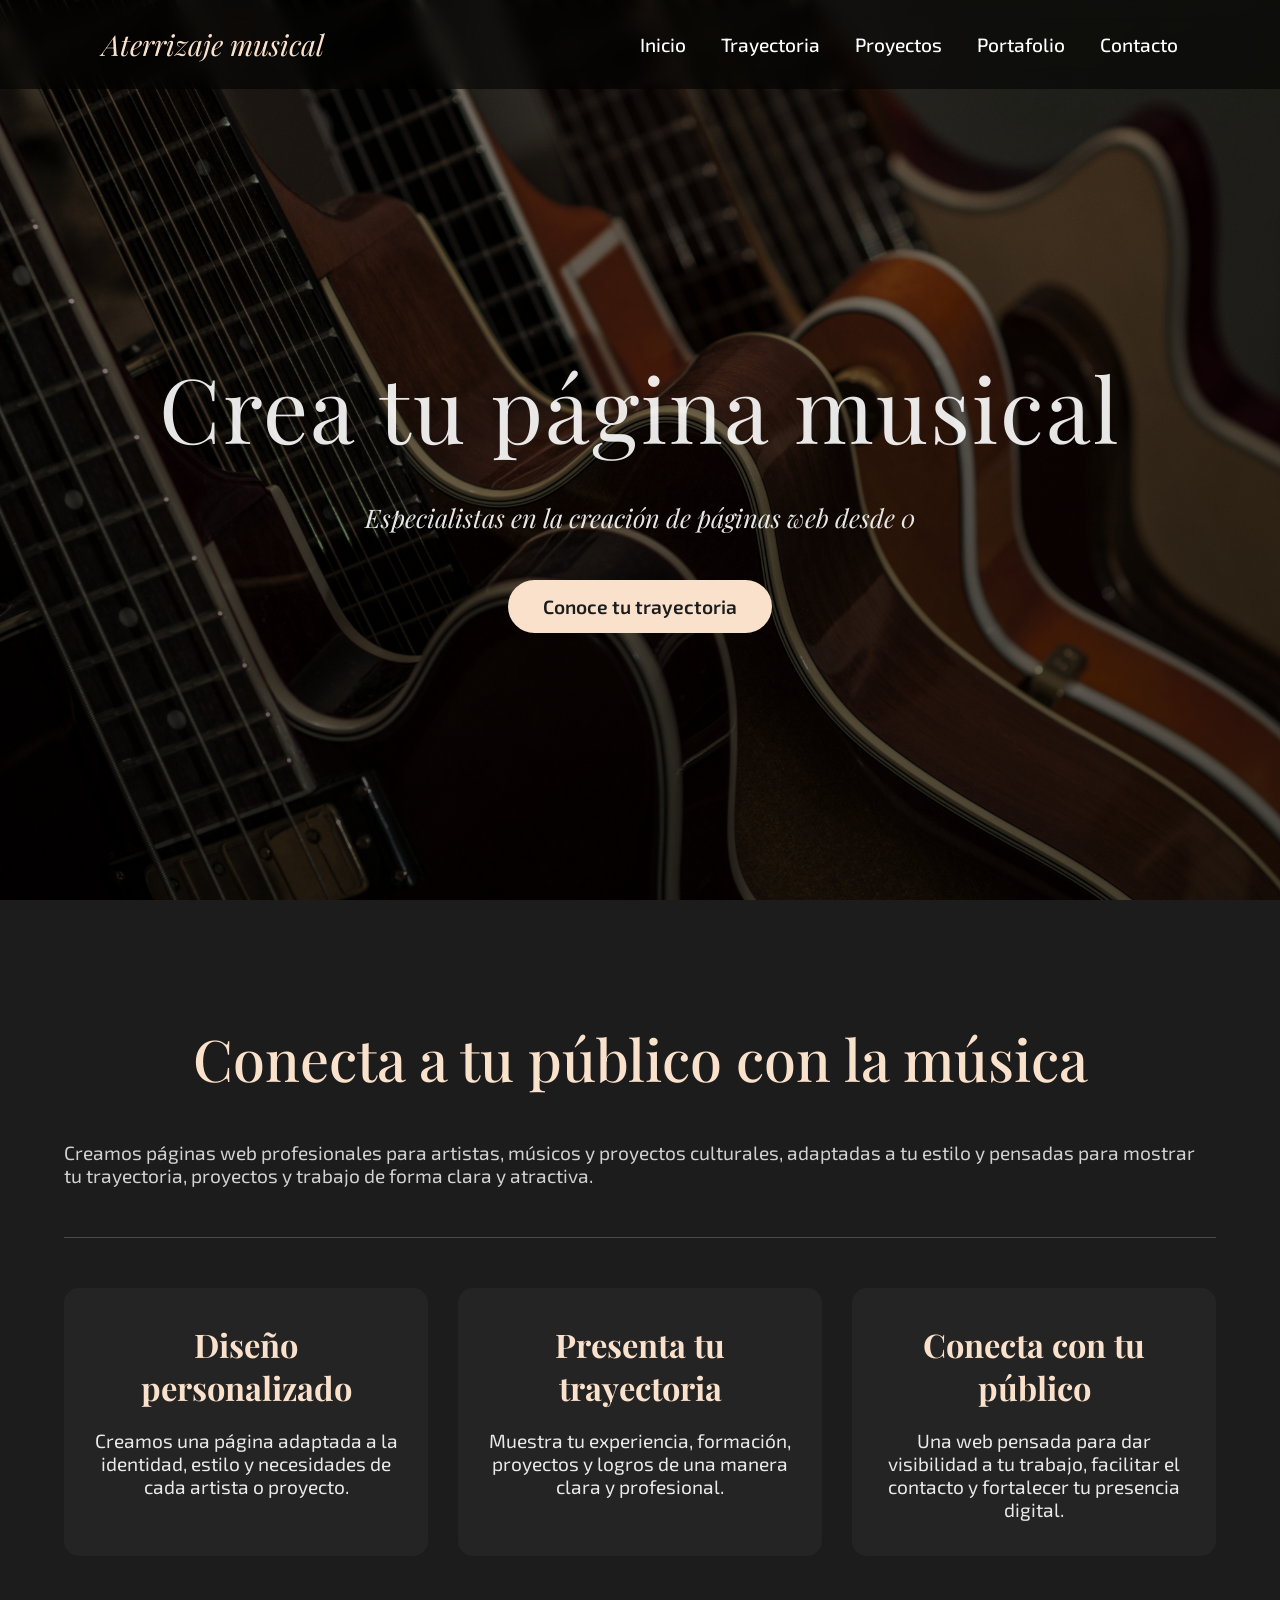
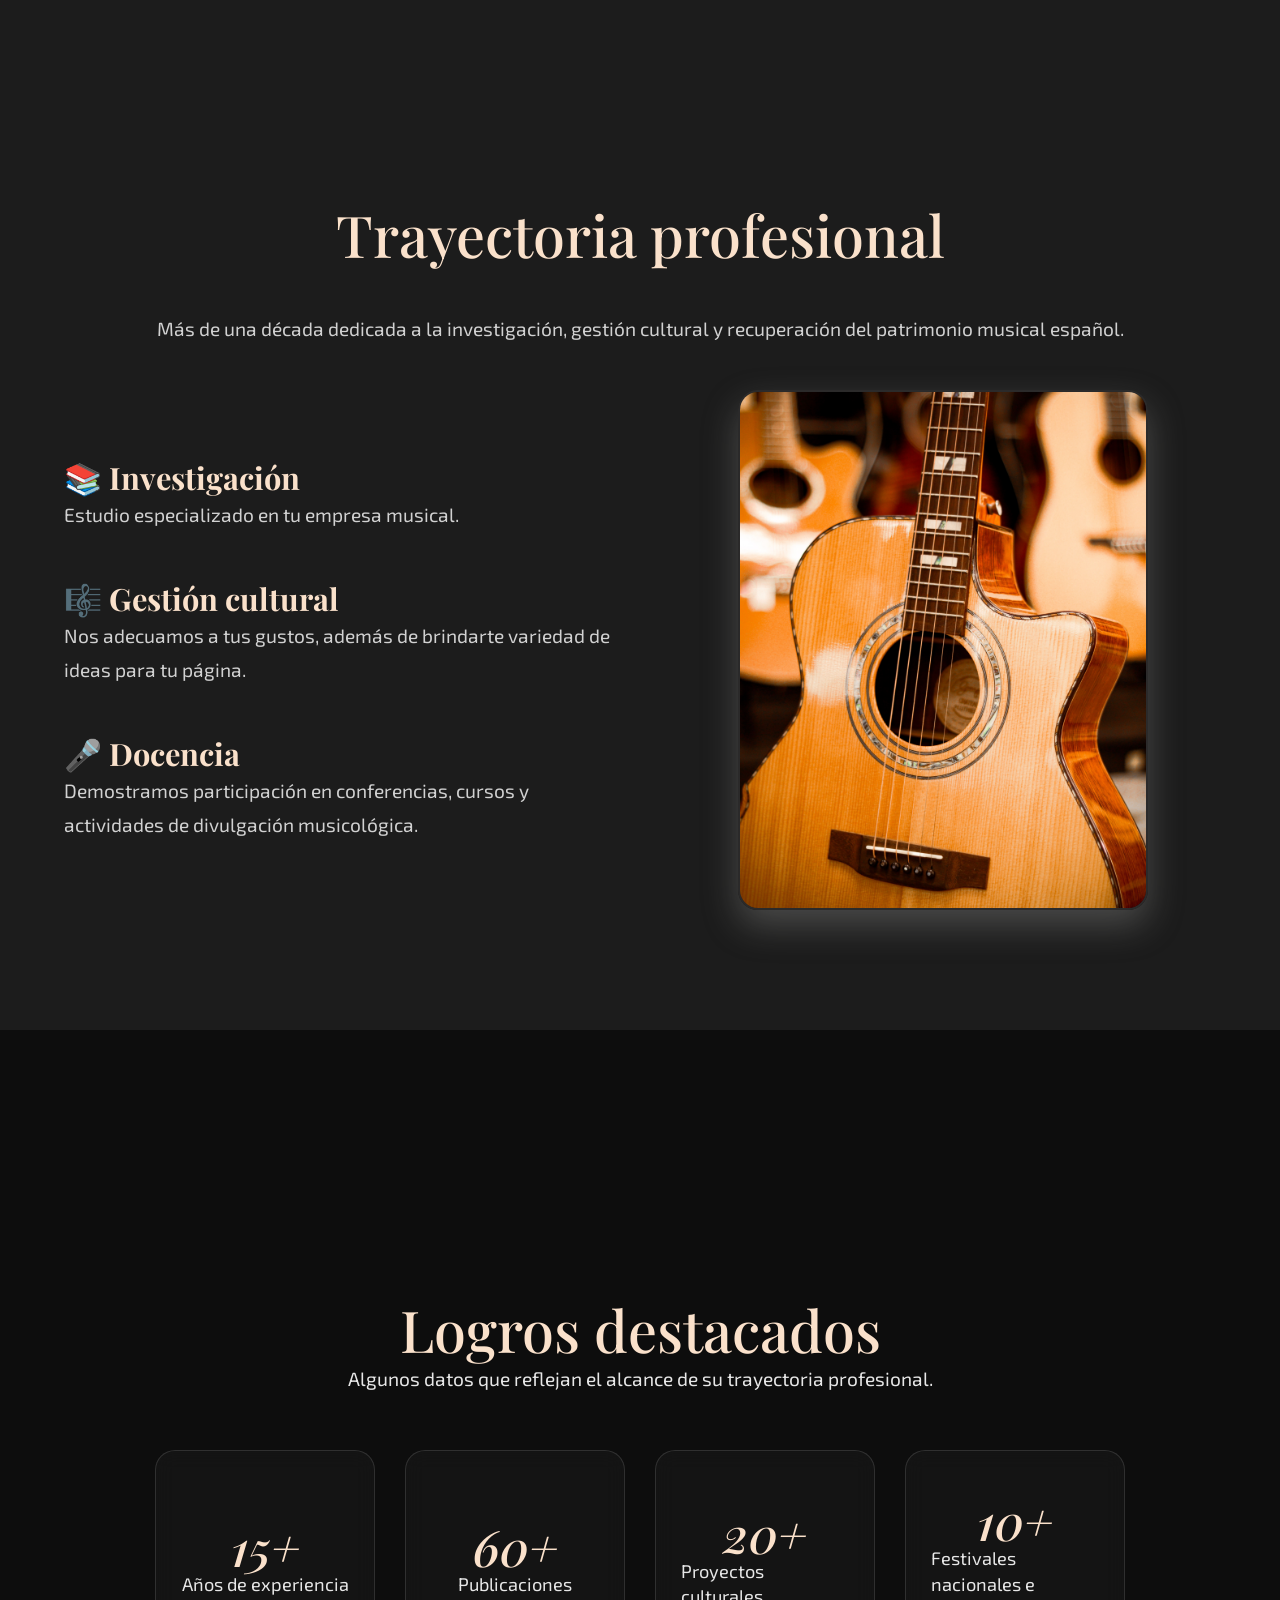
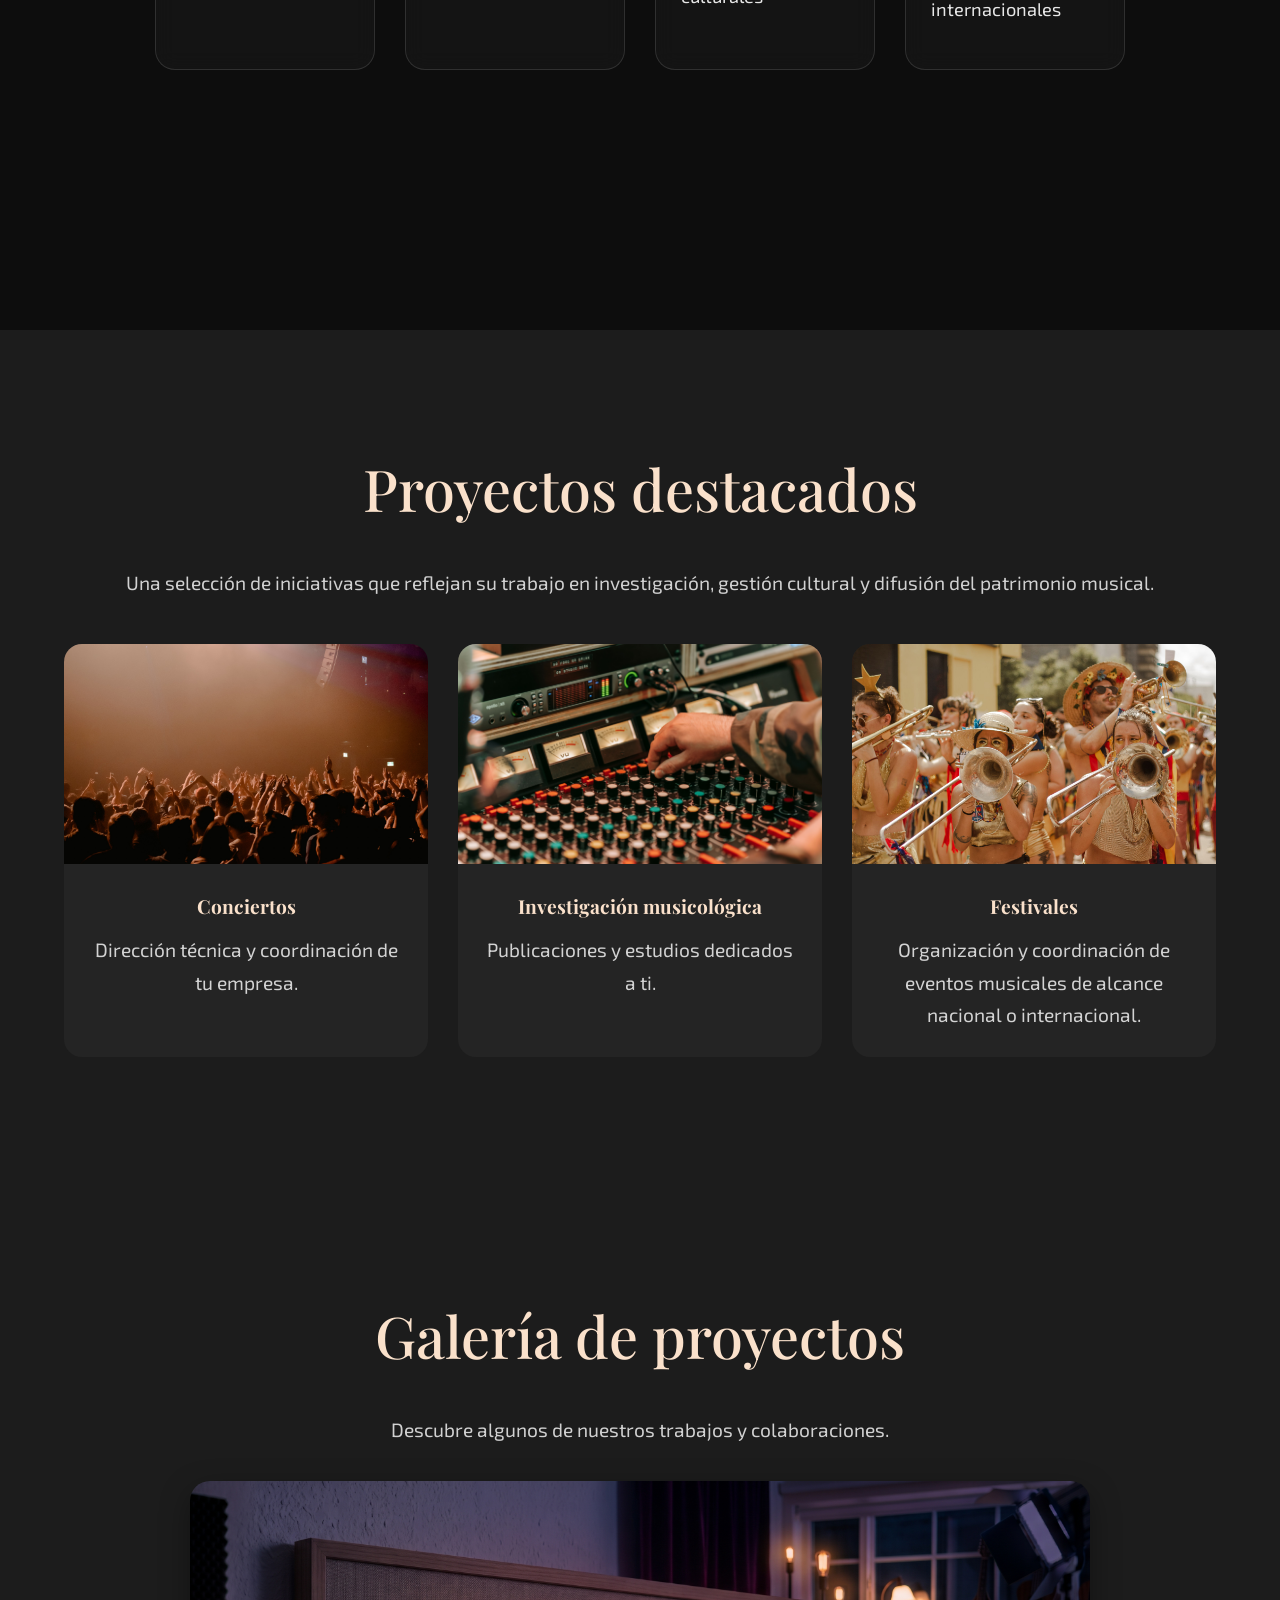
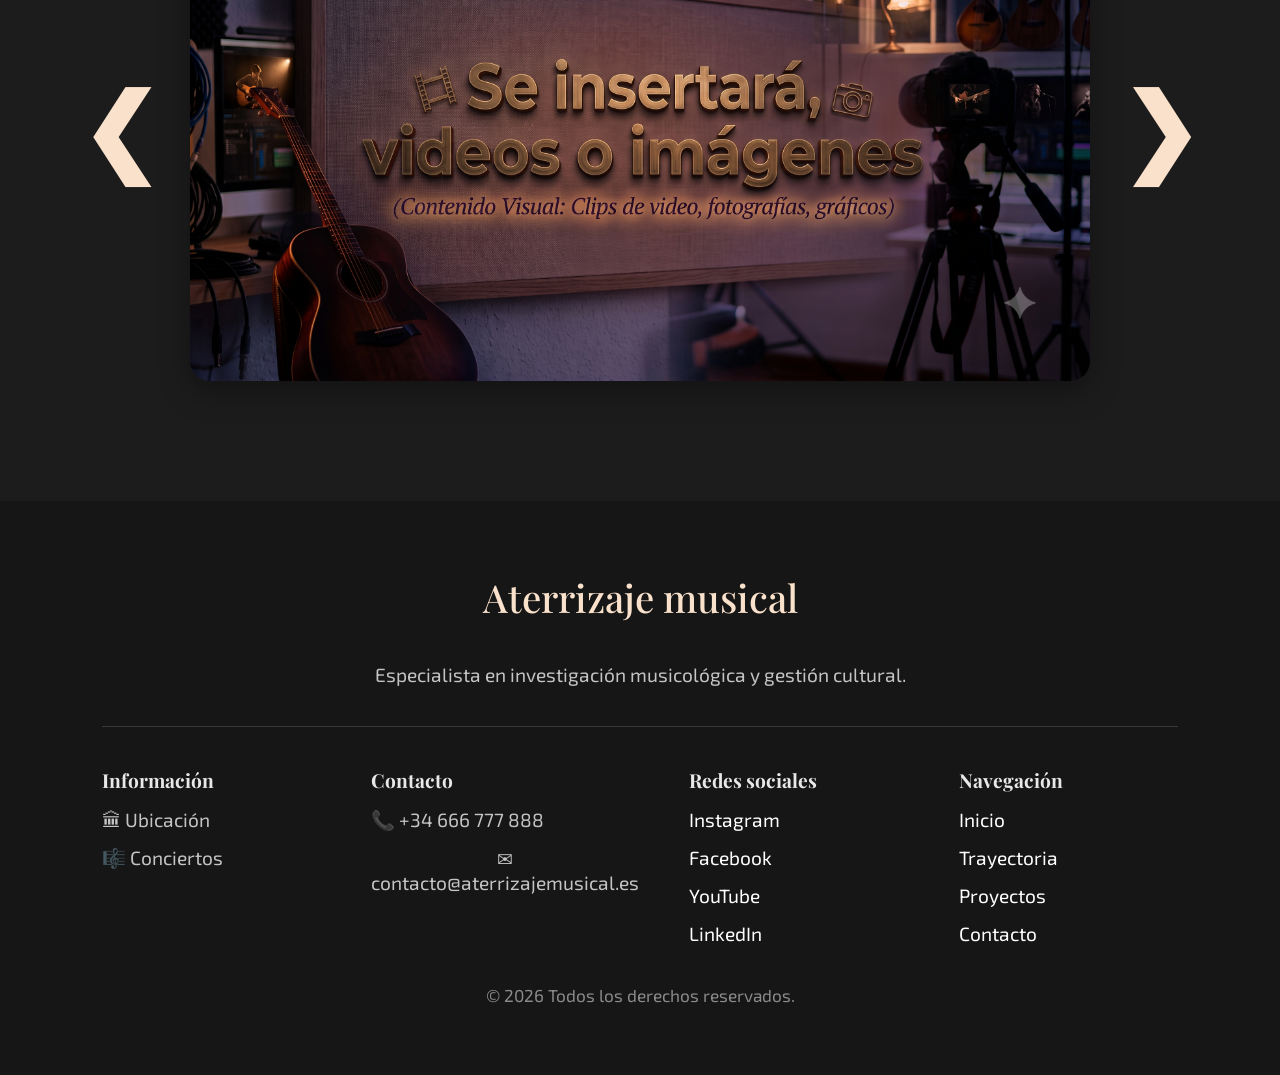
<file: index.html>
<!DOCTYPE html>
<html lang="es">

<head>
    <meta charset="UTF-8">
    <meta name="viewport" content="width=device-width, initial-scale=1.0">

    <title>Crea tu página musical</title>

    <link rel="stylesheet" href="style.css">

    <link rel="preconnect" href="https://fonts.googleapis.com">
    <link rel="preconnect" href="https://fonts.gstatic.com" crossorigin>

    <link href="https://fonts.googleapis.com/css2?family=Exo+2:ital,wght@0,100..900;1,100..900&family=Playfair+Display:ital,wght@0,400..900;1,400..900&display=swap" rel="stylesheet">
</head>

<body>

    <nav>

        <h2 class="logo">Aterrizaje musical</h2>

        <ul>
            <li><a href="#">Inicio</a></li>
            <li><a href="#trayectoria">Trayectoria</a></li>
            <li><a href="#proyectos">Proyectos</a></li>
            <li><a href="colaboraciones.html">Portafolio</a></li>
            <li><a href="#contacto">Contacto</a></li>
        </ul>

    </nav>


    <header>

        <hgroup>

            <h1>Crea tu página musical</h1>

            <h2>
                Especialistas en la creación de páginas web desde 0
            </h2>

        </hgroup>

        <a href="#trayectoria" class="btn">
            Conoce tu trayectoria
        </a>

    </header>

    <main>

        <section>

            <header>

                <h3>Conecta a tu público con la música</h3>

                <p>
                    Creamos páginas web profesionales para artistas, músicos y 
                    proyectos culturales, adaptadas a tu estilo y pensadas para mostrar
                    tu trayectoria, proyectos y trabajo de forma clara y atractiva.
                </p>

            </header>

            <hr>

            <div class="cards">

                <article class="card">

                    <h4>Diseño personalizado</h4>

                    <p>
                        Creamos una página adaptada a la identidad, 
                        estilo y necesidades de cada artista o proyecto.
                    </p>

                </article>


                <article class="card">

                    <h4>Presenta tu trayectoria</h4>

                    <p>
                        Muestra tu experiencia, formación, proyectos 
                        y logros de una manera clara y profesional.
                    </p>

                </article>


                <article class="card">

                    <h4>Conecta con tu público</h4>

                    <p>
                        Una web pensada para dar visibilidad a tu trabajo, 
                        facilitar el contacto y fortalecer tu presencia digital.
                    </p>

                </article>

            </div>

        </section>


        <section id="trayectoria" class="trayectoria">

            <header>

                <h3>Trayectoria profesional</h3>

                <p>
                    Más de una década dedicada a la investigación,
                    gestión cultural y recuperación del patrimonio musical español.
                </p>

            </header>


            <div class="trayectoria-contenido">

                <div class="trayectoria-texto">

                    <div class="item">

                        <h4>📚 Investigación</h4>

                        <p>
                            Estudio especializado en tu empresa musical.
                        </p>

                    </div>


                    <div class="item">

                        <h4>🎼 Gestión cultural</h4>

                        <p>
                            Nos adecuamos a tus gustos, además de brindarte
                            variedad de ideas para tu página.
                        </p>

                    </div>


                    <div class="item">

                        <h4>🎤 Docencia</h4>

                        <p>
                            Demostramos participación en conferencias, cursos
                            y actividades de divulgación musicológica.
                        </p>

                    </div>

                </div>


                <div class="trayectoria-imagen">

                    <img
                        src="img/guitarra.jpg"
                        alt="Andrés Zapico"
                    >

                </div>

            </div>

        </section>


        <section id="logros" class="logros">

            <video
                class="video-fondo"
                autoplay
                muted
                loop
                playsinline
            >
                <source src="img/Estrellas.mp4" type="video/mp4">
            </video>


            <div class="contenido-logros">

                <header>

                    <h3>Logros destacados</h3>

                    <p>
                        Algunos datos que reflejan el alcance de su trayectoria profesional.
                    </p>

                </header>


                <div class="estadisticas">

                    <div class="numero">

                        <h2>15+</h2>

                        <p>
                            Años de experiencia
                        </p>

                    </div>


                    <div class="numero">

                        <h2>60+</h2>

                        <p>
                            Publicaciones
                        </p>

                    </div>


                    <div class="numero">

                        <h2>20+</h2>

                        <p>
                            Proyectos culturales
                        </p>

                    </div>


                    <div class="numero">

                        <h2>10+</h2>

                        <p>
                            Festivales nacionales e internacionales
                        </p>

                    </div>

                </div>

            </div>

        </section>


        <section id="proyectos" class="proyectos">

            <header>

                <h3>Proyectos destacados</h3>

                <p>
                    Una selección de iniciativas que reflejan su trabajo en
                    investigación, gestión cultural y difusión del patrimonio musical.
                </p>

            </header>


            <div class="proyectos-grid">

                <article class="proyecto">

                    <img
                        src="img/concierto malaga.jpg"
                        alt="Proyecto 1"
                    >

                    <div class="contenido">

                        <h4>Conciertos</h4>

                        <p>
                            Dirección técnica y coordinación de tu empresa.
                        </p>

                    </div>

                </article>


                <article class="proyecto">

                    <img
                        src="img/investigacion.jpg"
                        alt="Proyecto 2"
                    >

                    <div class="contenido">

                        <h4>Investigación musicológica</h4>

                        <p>
                            Publicaciones y estudios dedicados a ti.
                        </p>

                    </div>

                </article>


                <article class="proyecto">

                    <img
                        src="img/festivales.jpg"
                        alt="Proyecto 3"
                    >

                    <div class="contenido">

                        <h4>Festivales</h4>

                        <p>
                            Organización y coordinación de eventos musicales
                            de alcance nacional o internacional.
                        </p>

                    </div>

                </article>

            </div>

        </section>


        <section class="galeria proyectos">

            <header>

                <h3>Galería de proyectos</h3>

                <p>
                    Descubre algunos de nuestros trabajos y colaboraciones.
                </p>

            </header>


            <div class="carrusel-imagenes">

                <button id="anterior">&#10094;</button>

                <img
                    id="imagenCarrusel"
                    src="img/Insertar video 1.jpg"
                    alt="Proyecto"
                >

                <button id="siguiente">&#10095;</button>

            </div>

        </section>

    </main>


    <footer id="contacto">

        <h3>Aterrizaje musical</h3>

        <p class="descripcion-footer">
            Especialista en investigación musicológica y gestión cultural.
        </p>


        <div class="footer-contenido">

            <div class="footer-columna">

                <h4>Información</h4>

                <p>🏛 Ubicación</p>
                <p>🎼 Conciertos</p>

            </div>


            <div class="footer-columna">

                <h4>Contacto</h4>

                <p>📞 +34 666 777 888</p>
                <p>✉ contacto@aterrizajemusical.es</p>

            </div>


            <div class="footer-columna">

                <h4>Redes sociales</h4>

                <a href="#">Instagram</a>
                <a href="#">Facebook</a>
                <a href="#">YouTube</a>
                <a href="#">LinkedIn</a>

            </div>


            <div class="footer-columna">

                <h4>Navegación</h4>

                <a href="#">Inicio</a>
                <a href="#trayectoria">Trayectoria</a>
                <a href="#proyectos">Proyectos</a>
                <a href="#contacto">Contacto</a>

            </div>

        </div>


        <p class="copyright">
            © 2026 Todos los derechos reservados.
        </p>

    </footer>


    <script src="script.js"></script>

</body>

</html>
</file>
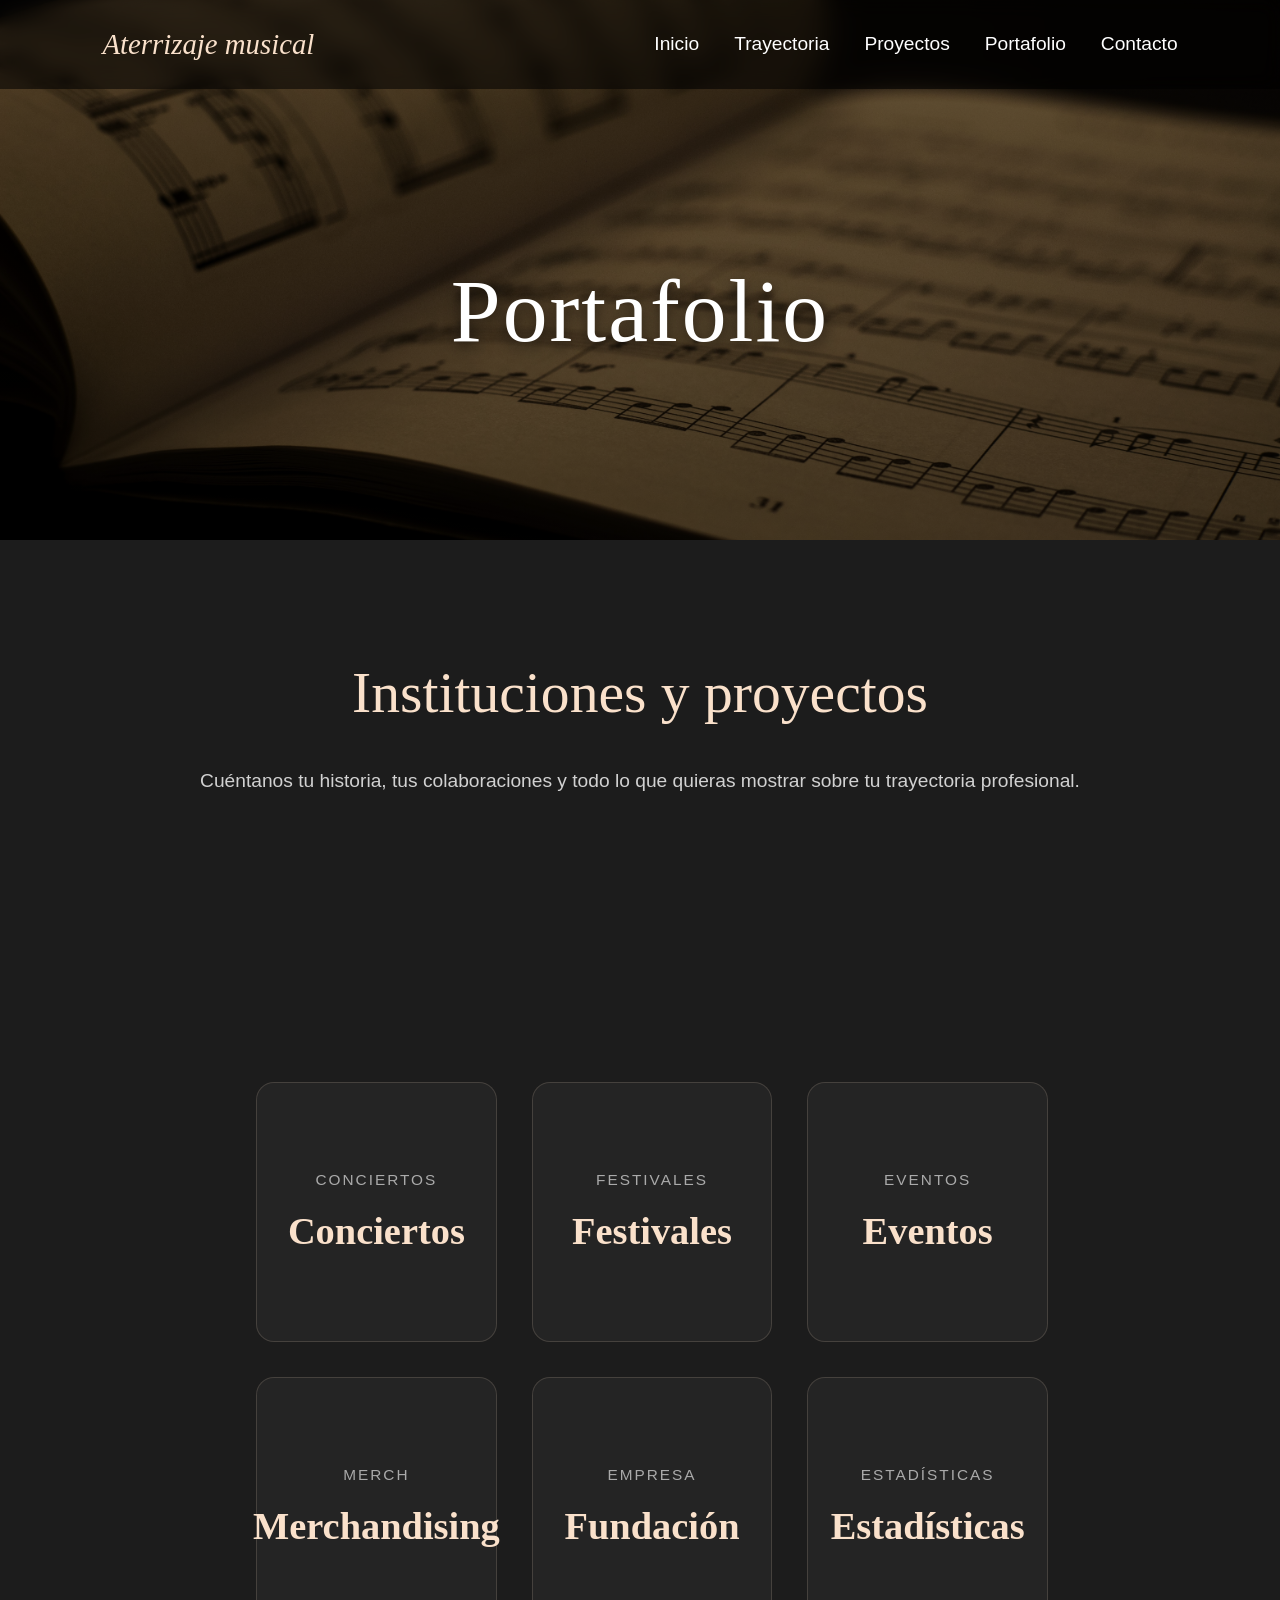
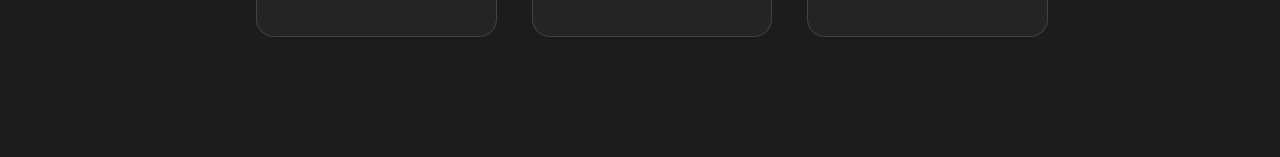
<file: colaboraciones.html>
<!DOCTYPE html>
<html lang="es">

<head>
    <meta charset="UTF-8">
    <meta name="viewport" content="width=device-width, initial-scale=1.0">

    <title>Colaboraciones | Aterrizaje musical</title>

    <link rel="stylesheet" href="style.css">
</head>

<body>

    <nav>
        <h2 class="logo">Aterrizaje musical</h2>

        <ul>
            <li><a href="index.html">Inicio</a></li>
            <li><a href="index.html#trayectoria">Trayectoria</a></li>
            <li><a href="index.html#proyectos">Proyectos</a></li>
            <li><a href="colaboraciones.html">Portafolio</a></li>
            <li><a href="index.html#contacto">Contacto</a></li>
        </ul>
    </nav>

    <header class="banner-colaboraciones">
        <h1>Portafolio</h1>
    </header>

    <main>

        <section class="colaboraciones">

            <header>
                <h3>Instituciones y proyectos</h3>

                <p>
                    Cuéntanos tu historia, tus colaboraciones y todo lo que
                    quieras mostrar sobre tu trayectoria profesional.
                </p>
            </header>

            <section class="portafolio-grid">

                <article class="tarjeta-hito">

                    <section class="tarjeta-inner">

                        <header class="frente">
                            <span class="categoria">CONCIERTOS</span>
                            <h4>Conciertos</h4>
                        </header>

                        <section class="detras">
                            <p>
                                Presenta tus conciertos, giras y actuaciones
                                más importantes.
                            </p>

                            <span>Desde...</span>
                        </section>

                    </section>

                </article>

                <article class="tarjeta-hito">

                    <section class="tarjeta-inner">

                        <header class="frente">
                            <span class="categoria">FESTIVALES</span>
                            <h4>Festivales</h4>
                        </header>

                        <section class="detras">
                            <p>
                                Muestra los festivales nacionales e
                                internacionales en los que has participado.
                            </p>

                            <span>Eventos</span>
                        </section>

                    </section>

                </article>

                <article class="tarjeta-hito">

                    <section class="tarjeta-inner">

                        <header class="frente">
                            <span class="categoria">EVENTOS</span>
                            <h4>Eventos</h4>
                        </header>

                        <section class="detras">
                            <p>
                                Comparte tus eventos, promociones y venta
                                de entradas.
                            </p>

                            <span>Proyecto</span>
                        </section>

                    </section>

                </article>

                <article class="tarjeta-hito">

                    <section class="tarjeta-inner">

                        <header class="frente">
                            <span class="categoria">MERCH</span>
                            <h4>Merchandising</h4>
                        </header>

                        <section class="detras">
                            <p>
                                Publicita tus prendas, discos y productos
                                oficiales.
                            </p>

                            <span>Tienda</span>
                        </section>

                    </section>

                </article>

                <article class="tarjeta-hito">

                    <section class="tarjeta-inner">

                        <header class="frente">
                            <span class="categoria">EMPRESA</span>
                            <h4>Fundación</h4>
                        </header>

                        <section class="detras">
                            <p>
                                Explica cómo nació tu proyecto o empresa
                                musical.
                            </p>

                            <span>Historia</span>
                        </section>

                    </section>

                </article>

                <article class="tarjeta-hito">

                    <section class="tarjeta-inner">

                        <header class="frente">
                            <span class="categoria">ESTADÍSTICAS</span>
                            <h4>Estadísticas</h4>
                        </header>

                        <section class="detras">
                            <p>
                                Comparte cifras de seguidores, visitas,
                                reproducciones o clientes.
                            </p>

                            <span>Resultados</span>
                        </section>

                    </section>

                </article>

            </section>

        </section>

    </main>

</body>

</html>
</file>
<file: style.css>
:root {
    --fondo: #1c1c1c;
    --texto: rgba(255, 255, 255, 0.9);
    --rosa: #fae1cb;
}

* {
    margin: 0;
    padding: 0;
    box-sizing: border-box;
}

html,
body {
    font-family: "Exo 2", sans-serif;
}

html {
    scroll-behavior: smooth;
    font-size: clamp(14px, 1.5vw, 22px);
    background-color: var(--fondo);
    color: var(--texto);
}

h1,
h2,
h3,
h4,
h5,
h6 {
    font-family: "Playfair Display", serif;
    text-align: center;
}

h1 {
    font-size: clamp(3rem, 7vw, 5.5rem);
    font-weight: 400;
    letter-spacing: 2px;
}

h2 {
    font-style: italic;
    font-size: clamp(1.2rem, 2vw, 2rem);
    font-weight: 400;
    max-width: 900px;
    line-height: 1.7;
    margin: 0;
}

h3 {
    color: var(--rosa);
    font-size: 3rem;
    font-weight: 500;
}

:root {
    margin: 0;
    padding: 0;
    box-sizing: border-box;
}

html,
body {
    font-family: "Exo 2", sans-serif;
}

html {
    scroll-behavior: smooth;
    font-size: clamp(14px, 1.5vw, 22px);
    background-color: #1c1c1c;
    color: rgba(255, 255, 255, 0.9);
}

h1,
h2,
h3,
h4,
h5,
h6 {
    font-family: "Playfair Display", serif;
    text-align: center;
}

h1 {
    font-size: clamp(3rem, 7vw, 5.5rem);
    font-weight: 400;
    letter-spacing: 2px;
}

h2 {
    font-style: italic;
    font-size: clamp(1.2rem, 2vw, 2rem);
    font-weight: 400;
    max-width: 900px;
    line-height: 1.7;
    margin: 0;
}

h3 {
    color: #fae1cb;
    font-size: 3rem;
    font-weight: 500;
}

body > header {
    background-image:
        linear-gradient(rgba(0, 0, 0, .45), rgba(0, 0, 0, .65)),
        url(img/inicia\ musica.jpg);

    width: 100%;
    height: 100vh;
    padding-top: 80px;

    background-position: center;
    background-size: cover;
    background-repeat: no-repeat;

    display: flex;
    flex-direction: column;
    justify-content: center;
    align-items: center;
}

header > hgroup {
    display: flex;
    flex-direction: column;
    align-items: center;
    gap: 30px;

    padding: 0 10%;
    text-align: center;
}

section {
    display: flex;
    flex-direction: column;
    padding: 120px 5%;
    max-width: 1400px;
    gap: 50px;
}

main {
    width: 100%;
    display: flex;
    flex-direction: column;
    align-items: center;
}

.cards {
    display: flex;
    gap: 30px;
}

.cards .card {
    flex: 1;
    background-color: #242424;
    border-radius: 15px;
    padding: 35px 25px;
    text-align: center;
    transition: .3s;

    display: flex;
    flex-direction: column;
    gap: 20px;
}

.cards .card:hover {
    transform: translateY(-8px);
    box-shadow: 0 12px 30px rgba(0, 0, 0, .35);
}

.cards .card h4 {
    color: #fae1cb;
    font-size: 1.7rem;
}

hr {
    border: none;
    height: 1px;
    background-color: rgba(255, 255, 255, .2);
}

main > section > header {
    display: flex;
    flex-direction: column;
    align-items: center;
    gap: 5dvh;
    color: rgba(255, 255, 255, .8);
}

main {
    width: 100%;
}

.trayectoria-contenido {
    display: flex;
    align-items: center;
    gap: 60px;
}

.trayectoria-texto {
    flex: 1;
    display: flex;
    flex-direction: column;
    gap: 45px;
}

.item h4 {
    color: #fae1cb;
    font-size: 1.6rem;
    text-align: left;
}

.item p {
    line-height: 1.8;
    color: rgba(255, 255, 255, .8);
    text-align: left;
}

.trayectoria-imagen {
    flex: 1;
    display: flex;
    justify-content: center;
    align-items: center;
}

.trayectoria-imagen img {
    width: 75%;
    max-width: 420px;
    height: 520px;
    object-fit: cover;
    border-radius: 20px;
    border: 2px solid #2b2a2a;
    box-shadow: 0 15px 35px rgba(160, 160, 159, 0.35);
}

.logros {
    position: relative;
    overflow: hidden;

    width: 100vw;
    max-width: none;
    margin-left: calc(50% - 50vw);

    min-height: 100vh;

    justify-content: center;
    align-items: center;
}

.video-fondo {
    position: absolute;
    top: 0;
    left: 0;
    width: 100%;
    height: 100%;
    object-fit: cover;
    z-index: -2;
}

.logros::before {
    content: "";
    position: absolute;
    inset: 0;
    background: rgba(0, 0, 0, .55);
    z-index: -1;
}

.contenido-logros {
    width: 100%;
    max-width: 1200px;

    display: flex;
    flex-direction: column;
    align-items: center;
    gap: 60px;
}

.estadisticas {
    display: flex;
    justify-content: center;
    align-items: center;
    gap: 30px;
    flex-wrap: wrap;
}

.numero {
    width: 220px;
    height: 220px;
    padding: 25px;

    display: flex;
    flex-direction: column;
    justify-content: center;
    align-items: center;

    background: rgba(30, 30, 30, .45);
    backdrop-filter: blur(10px);

    border: 1px solid rgba(255, 255, 255, .12);
    border-radius: 20px;

    transition: .35s;
}

.numero h2 {
    font-size: 2.6rem;
    font-weight: 500;
    line-height: 1;
    color: #fae1cb;
}

.numero p {
    font-size: 0.95rem;
    line-height: 1.4;
}

.proyectos-grid {
    display: grid;
    grid-template-columns: repeat(3, 1fr);
    gap: 30px;
}

.proyecto {
    background: #242424;
    border-radius: 18px;
    overflow: hidden;
    transition: .3s;
}

.proyecto:hover {
    transform: translateY(-8px);
    box-shadow: 0 15px 30px rgba(0, 0, 0, .35);
}

.proyecto img {
    width: 100%;
    height: 220px;
    object-fit: cover;
}

.proyecto .contenido {
    padding: 25px;
    text-align: center;

    display: flex;
    flex-direction: column;
    gap: 15px;
}

.proyecto h4 {
    color: #fae1cb;
    text-align: center;
}

.proyecto p {
    color: rgba(255, 255, 255, .8);
    line-height: 1.7;
    text-align: center;
}

nav {
    position: fixed;
    top: 0;
    left: 0;

    width: 100%;

    padding: 20px 8%;

    display: flex;
    justify-content: space-between;
    align-items: center;

    background: rgba(0, 0, 0, .55);
    backdrop-filter: blur(10px);

    z-index: 1000;
}

.logo {
    font-size: 1.5rem;
    color: #fae1cb;
}

nav ul {
    display: flex;
    gap: 35px;
    list-style: none;
}

nav a {
    color: white;
    text-decoration: none;
    font-size: 1rem;
    font-weight: 500;
    position: relative;
    transition: .3s;
}

nav a::after {
    content: "";
    position: absolute;
    left: 0;
    bottom: -6px;
    width: 0%;
    height: 2px;
    background: #fae1cb;
    transition: .3s;
}

nav a:hover::after {
    width: 100%;
}

nav a:hover {
    color: #fae1cb;
}

.btn {
    display: inline-block;
    padding: 15px 35px;

    background: #fae1cb;
    color: #1c1c1c;

    text-decoration: none;
    font-weight: 600;

    border-radius: 50px;

    margin-top: 40px;

    transition: .3s;
}

.btn:hover {
    background: white;
    transform: translateY(-3px);
}

footer {
    width: 100%;
    padding: 70px 8%;

    background: #161616;

    display: flex;
    flex-direction: column;
    gap: 40px;

    text-align: center;
}

footer h3 {
    color: #fae1cb;
    font-size: 2rem;
}

footer p {
    color: rgba(255, 255, 255, .75);
}

.copyright {
    font-size: .9rem;
    color: rgba(255, 255, 255, .5);
}

.galeria {
    display: flex;
    flex-direction: column;
    align-items: center;
    gap: 40px;
}

.galeria img {
    width: 80%;
    max-width: 900px;
    border-radius: 20px;
    box-shadow: 0 10px 30px rgba(0, 0, 0, .35);
}

.carrusel-imagenes {
    display: flex;
    justify-content: center;
    align-items: center;
    gap: 30px;

    position: relative;
}

.carrusel-imagenes button {
    background: none;
    border: none;

    color: #fae1cb;
    font-size: 5rem;
    font-weight: bold;

    cursor: pointer;
    transition: .3s;
}

.carrusel-imagenes button:hover {
    color: white;
    transform: scale(1.2);
}

#imagenCarrusel {
    width: 900px;
    max-width: 100%;
    height: 500px;
    object-fit: cover;
    border-radius: 20px;

    z-index: 1;
}

.carrusel-imagenes::before {
    content: "♪ ♫ ♪ ♫ ♪ ♫";

    position: absolute;
    top: 50%;
    left: 50%;
    transform: translate(-50%, -50%);

    font-size: 6rem;
    letter-spacing: 40px;

    color: rgba(250, 225, 203, .08);

    pointer-events: none;
    z-index: 0;
}

.footer-contenido {
    display: grid;
    grid-template-columns: repeat(4, 1fr);
    gap: 50px;

    padding-top: 40px;

    border-top: 1px solid rgba(255, 255, 255, .15);
}

.footer-columna {
    display: flex;
    flex-direction: column;
    gap: 15px;
    align-items: flex-start;
}

.footer-columna a {
    color: white;
    text-decoration: none;
    transition: .3s;
}

.footer-columna a:hover {
    color: #fae1cb;
    transform: translateX(5px);
}
.banner-colaboraciones {
    background-image:
        linear-gradient(rgba(0, 0, 0, .55), rgba(0, 0, 0, .65)),
        url("img/colaboraciones.jpg");

    width: 100%;
    height: 60vh;

    display: flex;
    justify-content: center;
    align-items: center;

    background-size: cover;
    background-position: center;
}

.banner-colaboraciones h1 {
    color: white;
    text-shadow: 0 5px 15px rgba(0, 0, 0, .6);
}

.portafolio-grid {
    display: grid;
    grid-template-columns: repeat(3, 1fr);
    gap: 35px;
}

.tarjeta-hito {
    perspective: 1000px;
    height: 260px;
    cursor: pointer;
}

.tarjeta-inner {
    position: relative;
    width: 100%;
    height: 100%;

    transition: .8s;
    transform-style: preserve-3d;
}

.tarjeta-hito.activa .tarjeta-inner {
    transform: rotateY(180deg);
}

.frente,
.detras {
    position: absolute;

    width: 100%;
    height: 100%;

    border-radius: 18px;

    backface-visibility: hidden;

    display: flex;
    flex-direction: column;
    justify-content: center;
    align-items: center;
    gap: 20px;

    padding: 30px;

    background: #242424;

    border: 1px solid rgba(250, 225, 203, .15);
}

.frente h4 {
    color: #fae1cb;
    font-size: 2rem;
}

.categoria {
    font-size: .8rem;
    letter-spacing: 2px;
    color: #aaa;
}

.detras {
    transform: rotateY(180deg);
    text-align: center;
}

.detras p {
    line-height: 1.8;
}

.detras span {
    color: #fae1cb;
}
</file>
